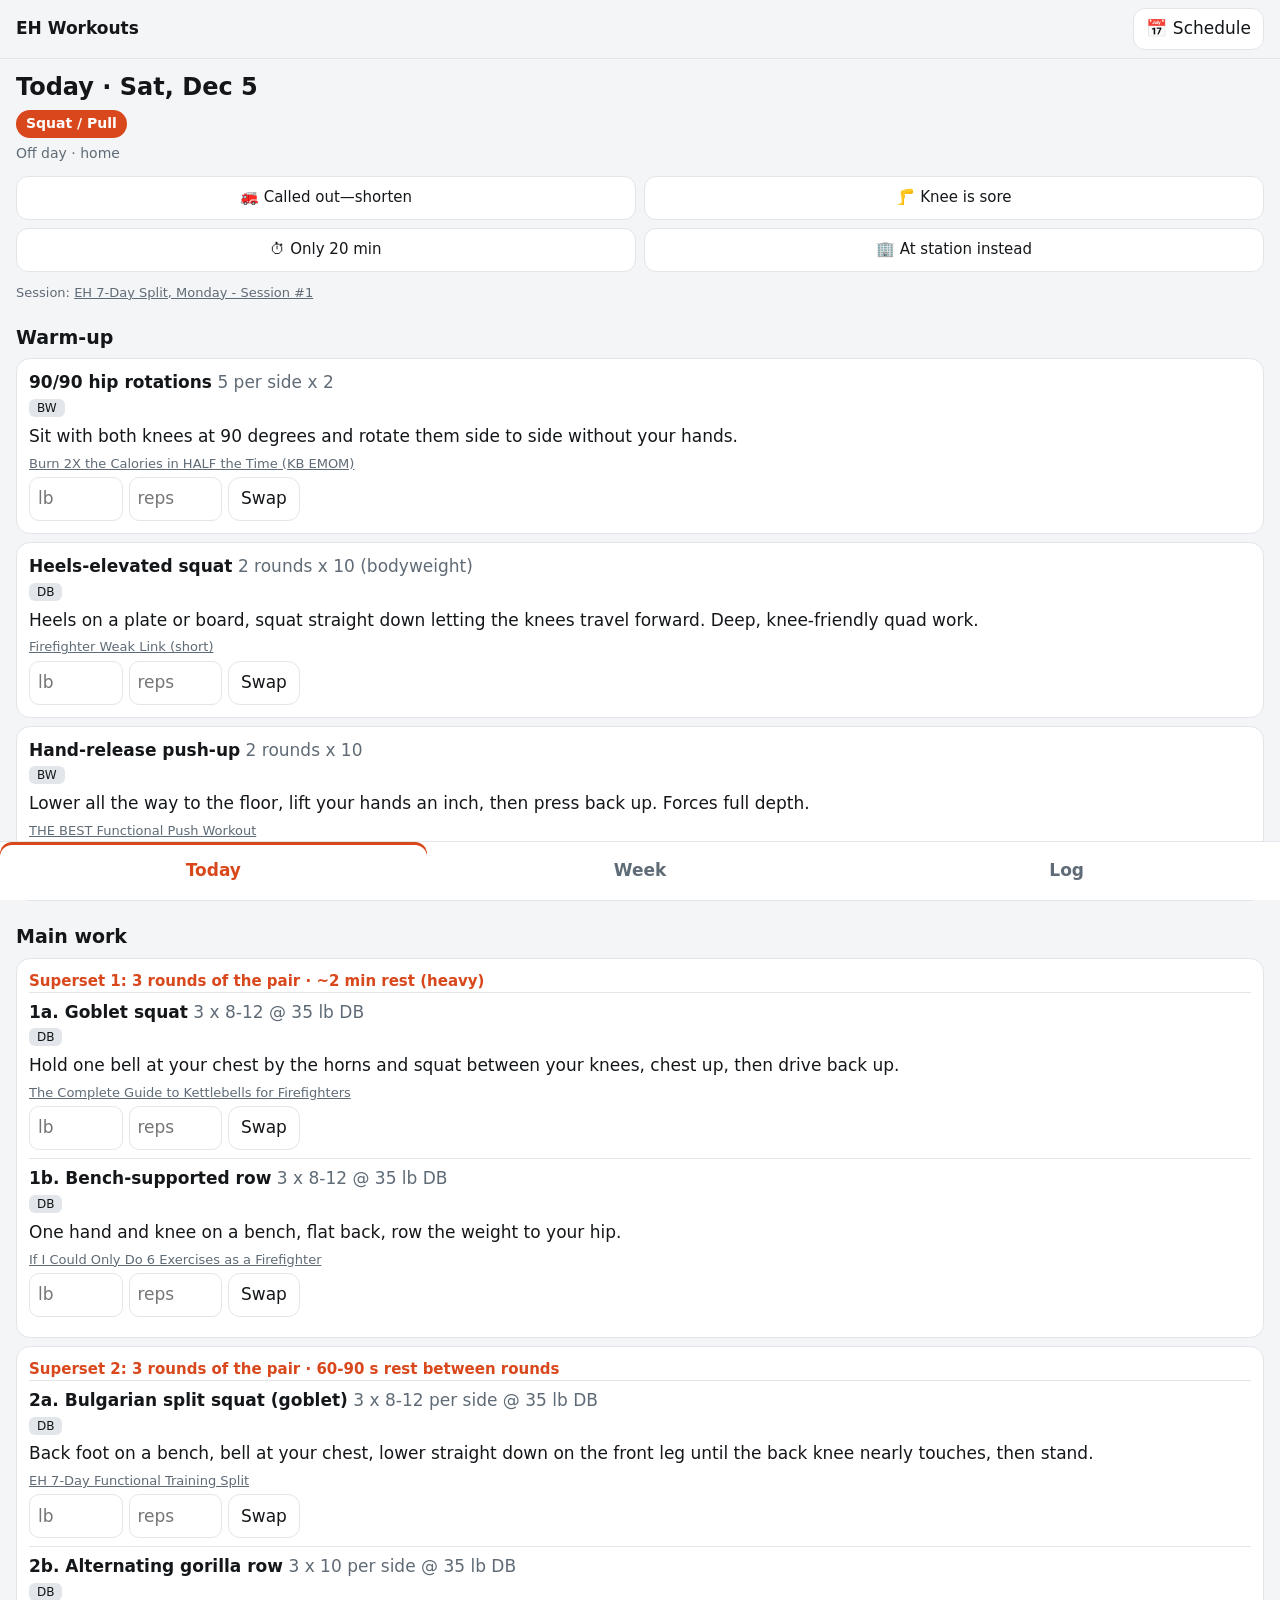
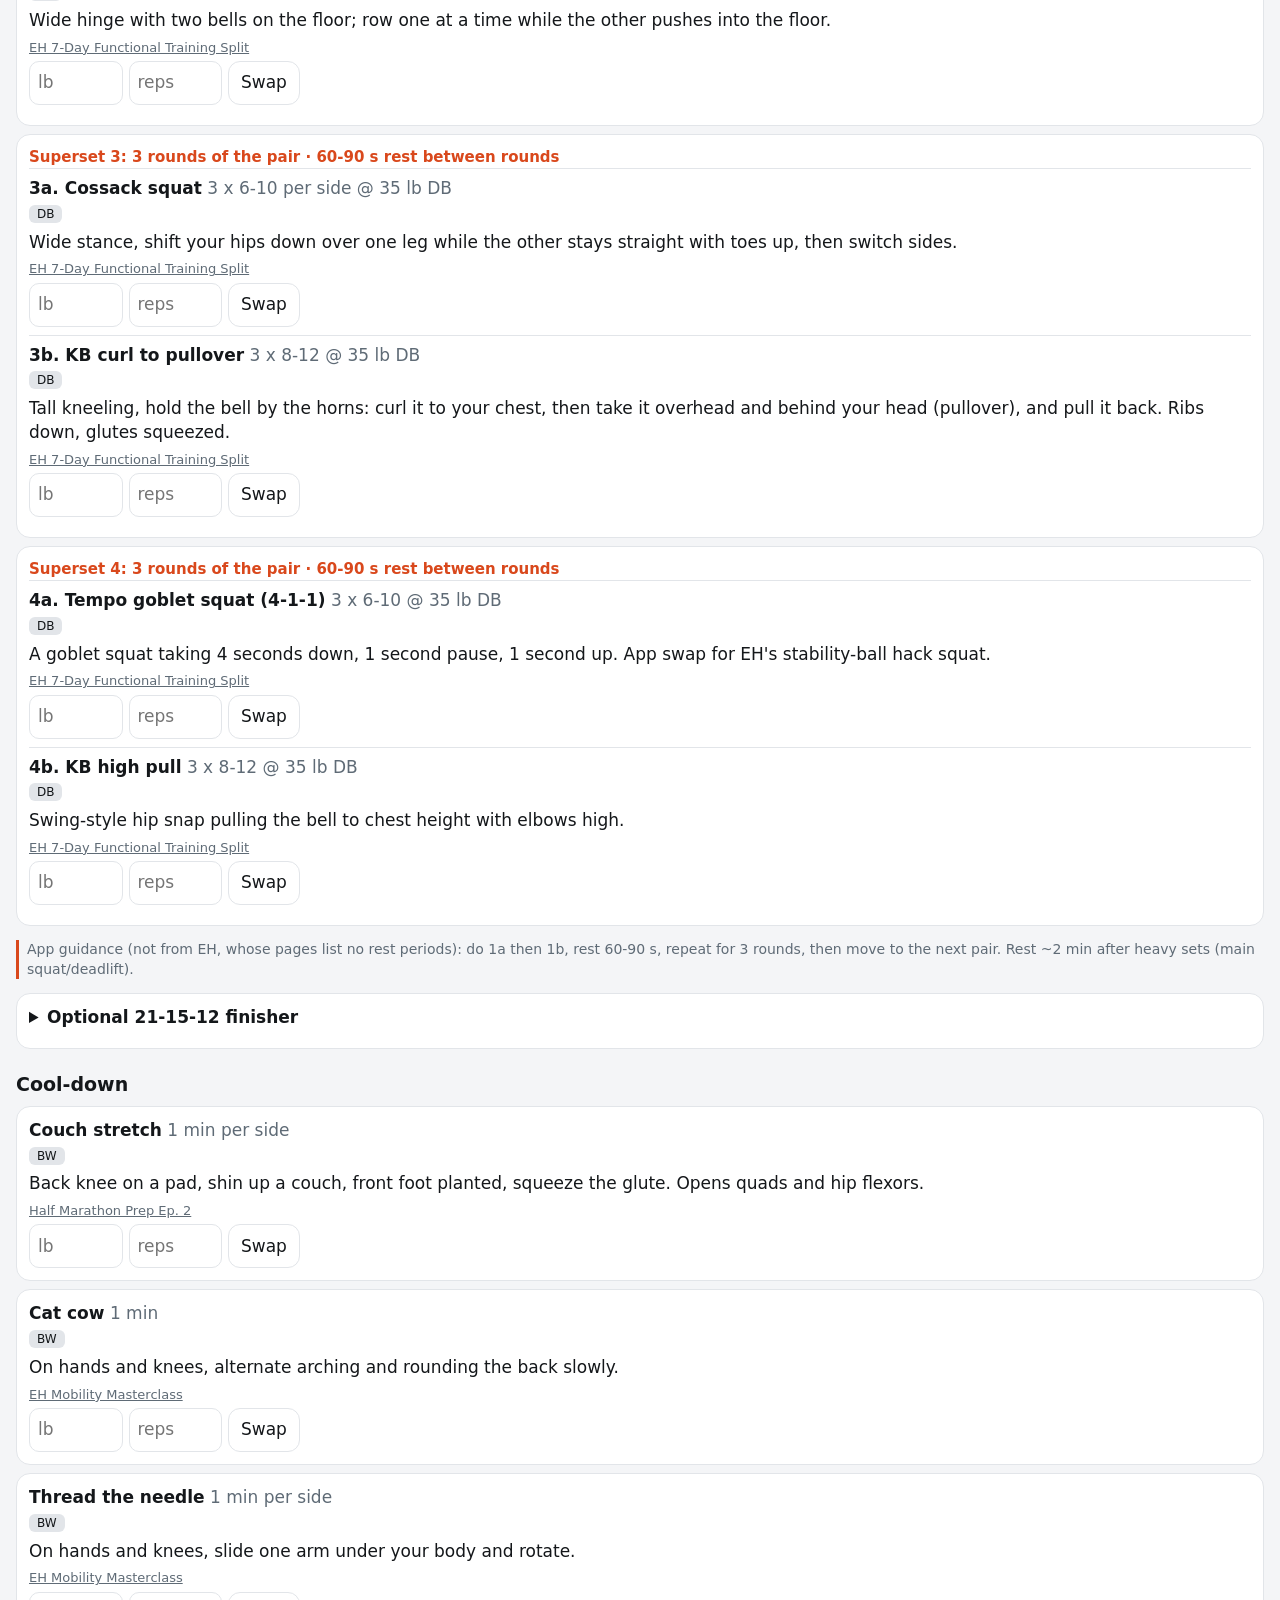
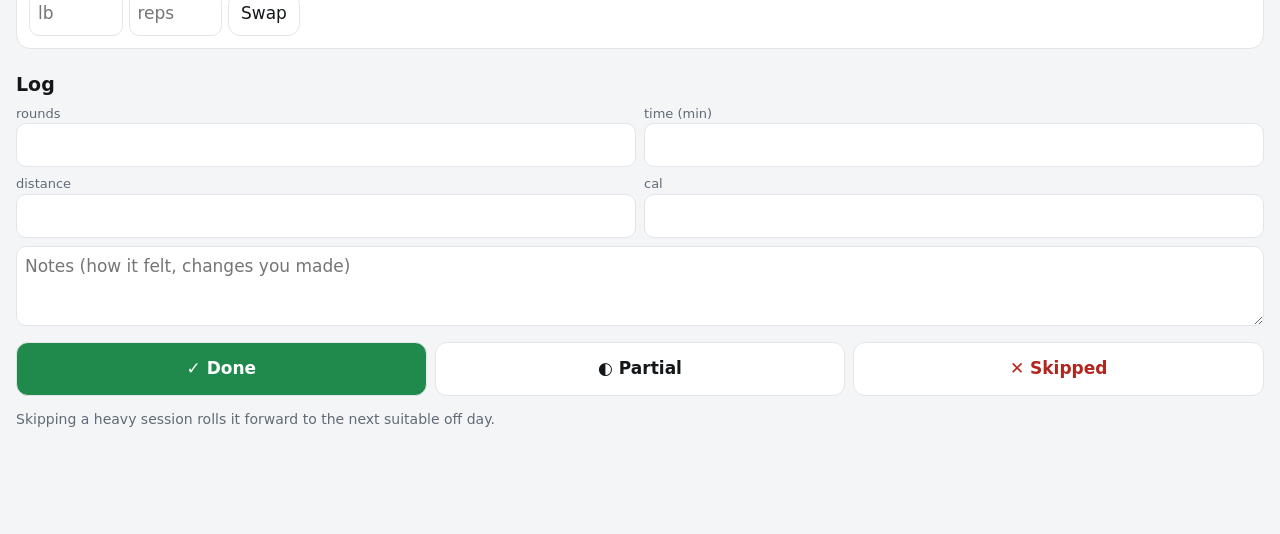
<file: index.html>
<!doctype html>
<html lang="en">
<head>
<meta charset="utf-8">
<meta name="viewport" content="width=device-width, initial-scale=1, viewport-fit=cover">
<title>EH Workouts</title>
<meta name="apple-mobile-web-app-capable" content="yes">
<meta name="mobile-web-app-capable" content="yes">
<meta name="apple-mobile-web-app-status-bar-style" content="black-translucent">
<meta name="apple-mobile-web-app-title" content="EH Workouts">
<meta name="theme-color" content="#111418">
<link rel="manifest" href="manifest.webmanifest">
<link rel="apple-touch-icon" href="icons/apple-touch-icon.png">
<link rel="icon" href="icons/icon-192.png">
<link rel="stylesheet" href="styles.css">
</head>
<body>
<div id="top"><b>EH Workouts</b><button data-v="schedule" class="gear" aria-label="Schedule">📅 Schedule</button></div>
<main id="main"><p>Loading…</p></main>
<nav><button data-v="today">Today</button><button data-v="week">Week</button><button data-v="log">Log</button></nav>
<dialog id="dlg"></dialog>
<div id="toast"></div>
<script src="planner.js"></script>
<script src="app.js"></script>
</body>
</html>
</file>
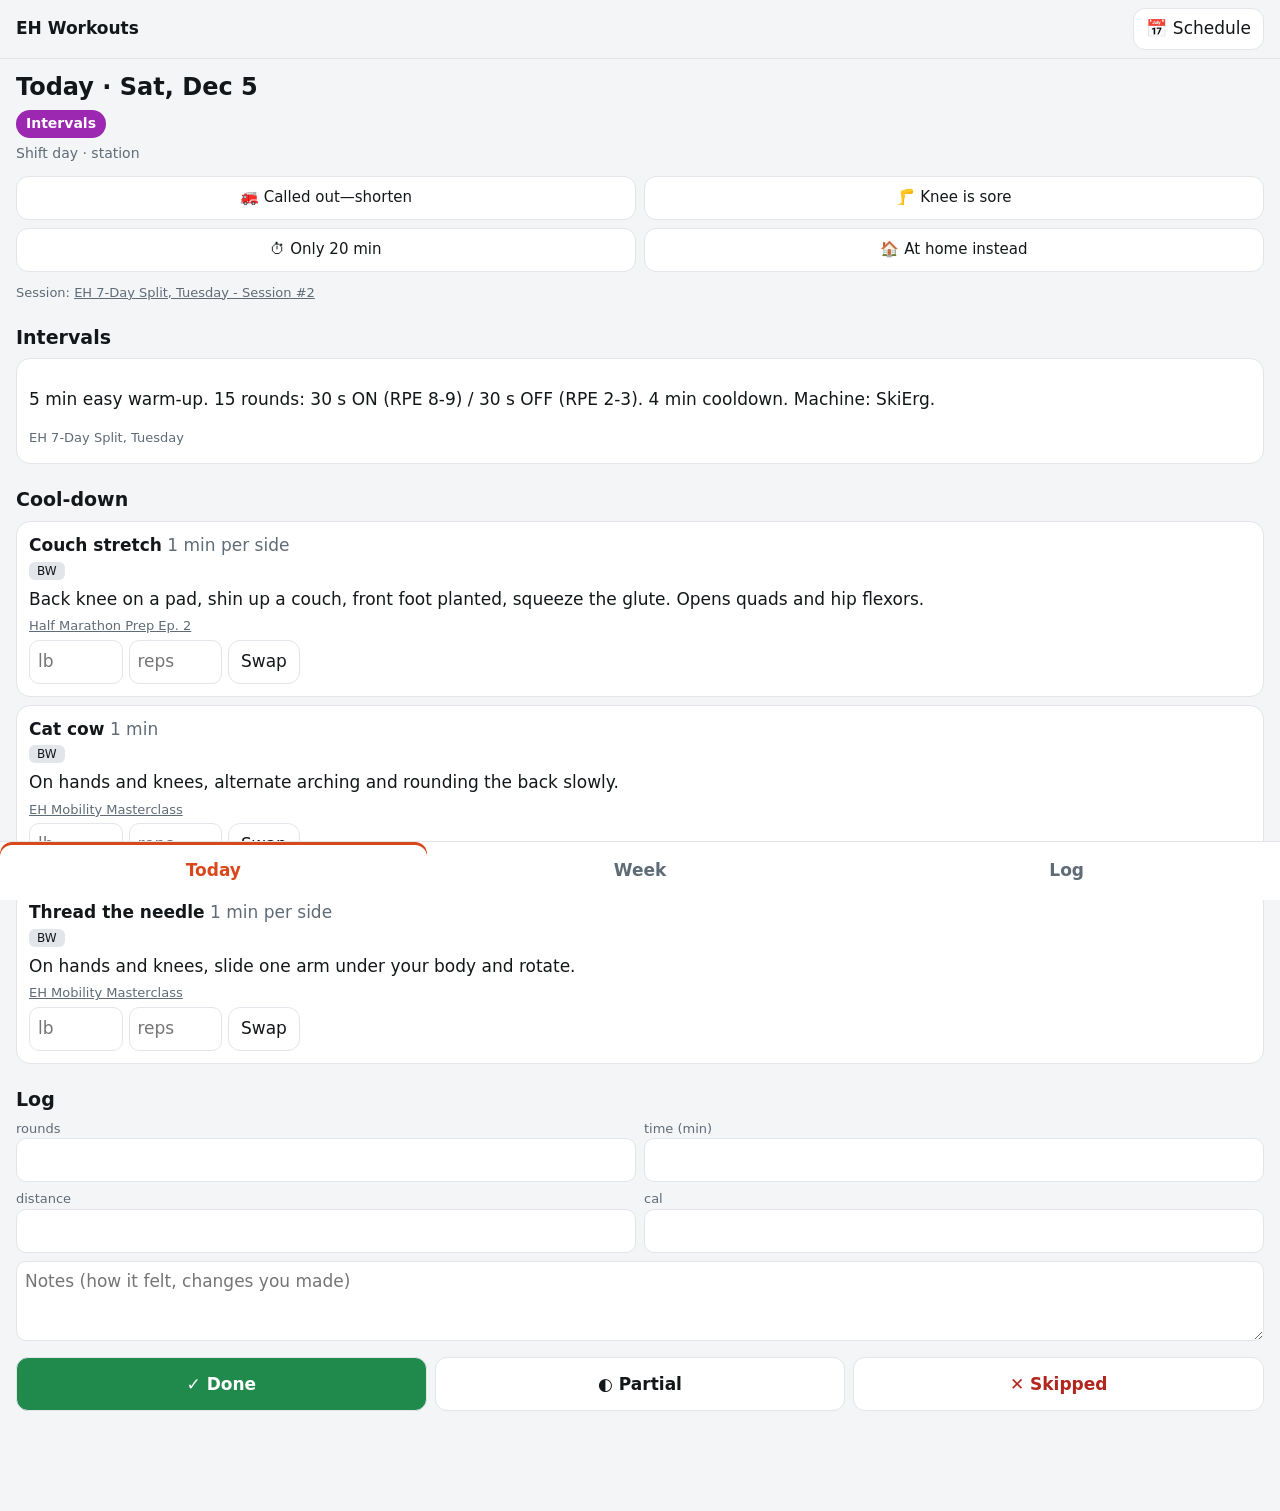
<file: tools/shot.html>
<!doctype html><script>localStorage.clear();const sh=[];for(let i=0;i<60;i+=3){const d=new Date(2026,9,12+i,12);sh.push(d.getFullYear()+'-'+String(d.getMonth()+1).padStart(2,'0')+'-'+String(d.getDate()).padStart(2,'0'));}
localStorage.setItem('ehWorkoutApp.v1',JSON.stringify({shifts:sh,syncMethod:'pattern',view:location.hash==='#sp'?'today':(location.hash.slice(1)||'today'),sel:location.hash==='#sp'?'2026-10-14':null}));location.replace('../index.html'+(location.hash==='#sp'?'':location.hash));</script>
</file>
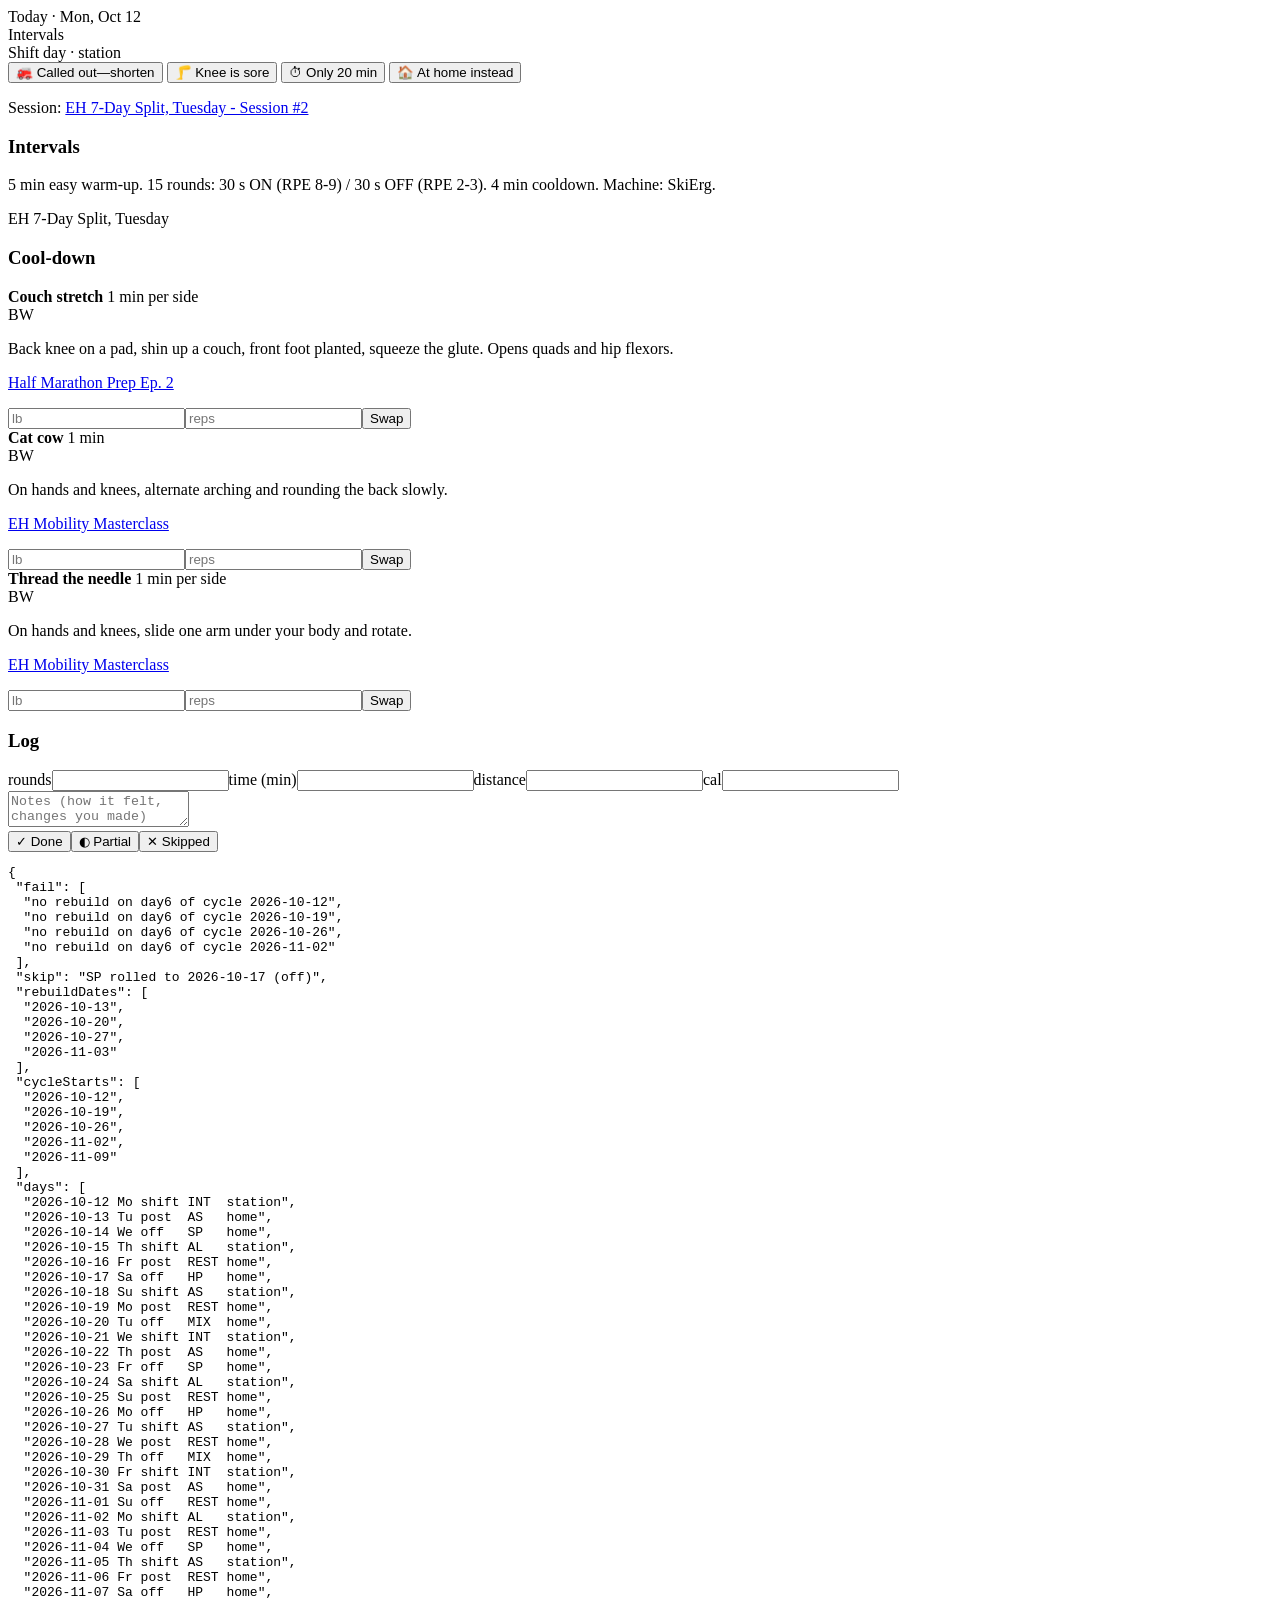
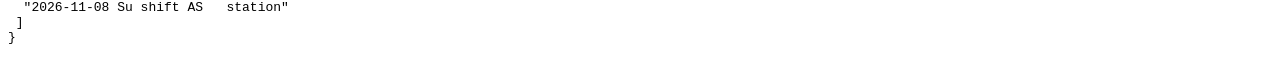
<file: tools/test.html>
<!doctype html><html><body><main id="main"></main><nav></nav><dialog id="dlg"></dialog><div id="toast"></div><pre id="out">RUNNING</pre>
<script>localStorage.clear();
const sh=[];for(let i=0;i<40;i+=3){const d=new Date(2026,9,12+i,12);sh.push(d.getFullYear()+'-'+String(d.getMonth()+1).padStart(2,'0')+'-'+String(d.getDate()).padStart(2,'0'));}
localStorage.setItem('ehWorkoutApp.v1',JSON.stringify({shifts:sh,syncMethod:'pattern'}));window.__TODAY__='2026-10-12';</script>
<script src="../planner.js"></script><script src="../app.js"></script>
<script>
setTimeout(()=>{const P=Planner,A=EHApp,R=[],F=[];const shifts=new Set(sh);let rebuilds=[];
 for(let i=0;i<28;i++){const t=P.addDays('2026-10-12',i);window.__TODAY__=t;const before=A.state.cycles.length;A.ensurePlan();if(A.state.cycles.length>before)rebuilds.push(t);}
 const days=A.state.cycles.flatMap(c=>c.days).filter(d=>d.date<'2026-11-09');
 for(const d of days){const w=A.workoutFor(d);const ty=P.dayType(d.date,shifts);
  if(P.SESSION[d.type].heavy&&ty!=='off')F.push('heavy on '+ty+' '+d.date);
  if(ty==='off'&&P.dow(d.date)===0&&d.type!=='REST')F.push('Sunday off not rest '+d.date);
  if(w.loc==='home'){const items=[].concat(w.warmup,...w.blocks.map(b=>b.items),w.cooldown,w.finisher?w.finisher.items:[]);for(const it of items)if(!P.HOME_EQ.includes(it.equip))F.push('home equip '+it.equip+' '+it.name+' '+d.date);if(w.conditioning&&/Treadmill|SkiErg|Rower|StairMaster/.test(w.conditioning.text))F.push('home machine '+d.date);}
  R.push(d.date+' '+['Su','Mo','Tu','We','Th','Fr','Sa'][P.dow(d.date)]+' '+ty.padEnd(5)+' '+d.type.padEnd(4)+' '+w.loc);}
 const starts=A.state.cycles.map(c=>c.start);
 for(const s of starts.slice(0,4)){const exp=P.addDays(s,5);if(!rebuilds.includes(exp))F.push('no rebuild on day6 of cycle '+s);}
 // skip test: skip SP on Oct 14 -> must reappear on next off day
 A.state.log['2026-10-14']={status:'skipped'};A.rebuildFrom('2026-10-15','SP');const nx=A.state.cycles.flatMap(c=>c.days).filter(d=>d.date>'2026-10-14'&&d.type==='SP')[0];const skipRes=nx?('SP rolled to '+nx.date+' ('+nx.dayType+')'):'SP not rescheduled';if(!nx||nx.dayType!=='off')F.push(skipRes);
 caches.keys().then(k=>{});
 document.getElementById('out').textContent=JSON.stringify({fail:F,skip:skipRes,rebuildDates:rebuilds,cycleStarts:starts,days:R},null,1);},800);
</script></body></html>
</file>
<file: styles.css>
:root{--bg:#f4f5f7;--card:#fff;--fg:#14171a;--mut:#5f6b76;--acc:#d9481c;--ok:#1f8a4c;--no:#b3261e;--line:#e2e5e9}
@media (prefers-color-scheme:dark){:root{--bg:#111418;--card:#1b2026;--fg:#eef1f4;--mut:#9aa6b2;--line:#2a3139}}
*{box-sizing:border-box}html,body{margin:0;background:var(--bg);color:var(--fg);font:17px/1.4 -apple-system,system-ui,sans-serif;-webkit-text-size-adjust:100%}
#top{position:sticky;top:0;z-index:5;display:flex;justify-content:space-between;align-items:center;padding:calc(env(safe-area-inset-top) + 8px) 16px 8px;background:var(--bg);border-bottom:1px solid var(--line)}
main{padding:12px 16px calc(90px + env(safe-area-inset-bottom))}
nav{position:fixed;bottom:0;left:0;right:0;display:flex;background:var(--card);border-top:1px solid var(--line);padding-bottom:env(safe-area-inset-bottom)}
nav button{flex:1;min-height:58px;border:0;background:none;color:var(--mut);font-size:17px;font-weight:600}nav button.on{color:var(--acc)}
button{font:inherit;color:var(--fg);background:var(--card);border:1px solid var(--line);border-radius:12px;min-height:44px;padding:8px 12px}
button.on{background:var(--acc);color:#fff;border-color:var(--acc)}button.big{min-height:54px;flex:1;font-weight:600}
button.ok{background:var(--ok);color:#fff}button.no{color:var(--no)}button.sm{min-height:40px;padding:4px 12px}
.gear{min-height:38px}h3{margin:22px 0 8px;font-size:19px}
.dayhead .date{font-size:24px;font-weight:700}.dt,.small{color:var(--mut);font-size:14px}
.badge{display:inline-block;margin:6px 0;padding:4px 10px;border-radius:999px;font-weight:600;font-size:14px;background:#888;color:#fff}
.t-SP,.t-HP,.t-MIX{background:var(--acc)}.t-INT{background:#9c27b0}.t-AS,.t-AL{background:#1e6fd9}.t-REST{background:#4b8b3b}
.toggles{display:grid;grid-template-columns:1fr 1fr;gap:8px;margin:12px 0}.toggles button{font-size:15px}
.move,.block{background:var(--card);border:1px solid var(--line);border-radius:14px;padding:12px;margin:8px 0}.block .move{border:0;padding:8px 0;margin:0;border-top:1px solid var(--line);border-radius:0}
.blab{font-weight:600;color:var(--acc);font-size:15px}.rx{color:var(--mut)}.explain{margin:6px 0}.src{font-size:13px;color:var(--mut);margin:4px 0}.src a{color:var(--mut)}
.eq{font-size:12px;padding:2px 8px;border-radius:6px;background:var(--line);margin-right:6px}.sw{background:#ffd54f;color:#000}
.mlog{display:flex;gap:6px}.mlog input{width:5.5em}
input,textarea{font:inherit;color:var(--fg);background:var(--card);border:1px solid var(--line);border-radius:10px;min-height:44px;padding:8px;width:100%}
textarea{min-height:80px;margin-top:8px}.loggrid{display:grid;grid-template-columns:1fr 1fr;gap:8px}.loggrid label{font-size:13px;color:var(--mut)}
.statusbtns,.row{display:flex;gap:8px;margin:10px 0;align-items:center;flex-wrap:wrap}
.note{font-size:14px;color:var(--mut);border-left:3px solid var(--acc);padding-left:8px}
.status{display:inline-block;font-weight:700;text-transform:uppercase;font-size:13px}.s-done{color:var(--ok)}.s-skipped{color:var(--no)}.s-partial{color:#e09b00}
.wday{display:block;width:100%;text-align:left;margin:6px 0}.wday.today{border:2px solid var(--acc)}
.dtag{font-size:12px;padding:1px 6px;border-radius:6px}.d-shift{background:#d9481c33}.d-post{background:#e09b0033}.d-off{background:#1f8a4c22}
.cal{display:grid;grid-template-columns:repeat(7,1fr);gap:4px}.ch{text-align:center;color:var(--mut);font-size:13px}.cd{min-height:46px;padding:0}.cd.d-shift{background:var(--acc);color:#fff}.cd.today{outline:2px solid var(--fg)}
.active{background:var(--card);border:1px solid var(--acc);border-radius:12px;padding:10px}
.filebtn{display:inline-flex;align-items:center;justify-content:center;border:1px solid var(--line);border-radius:12px;min-height:44px;padding:8px 12px;background:var(--card)}.filebtn input{display:none}
details{background:var(--card);border:1px solid var(--line);border-radius:14px;padding:12px;margin:12px 0}summary{font-weight:600;min-height:30px}
dialog{background:var(--card);color:var(--fg);border:0;border-radius:16px;width:92vw;max-height:80vh;padding:16px}.opt{display:block;width:100%;text-align:left;margin:6px 0}
pre{white-space:pre-wrap;font-size:13px;margin:6px 0 0}
#toast{position:fixed;left:50%;bottom:90px;transform:translateX(-50%);background:#000c;color:#fff;padding:10px 16px;border-radius:10px;opacity:0;transition:.3s;pointer-events:none;max-width:90vw}#toast.show{opacity:1}
nav button.on{background:none;color:var(--acc);border:0;box-shadow:inset 0 3px 0 var(--acc)}
</file>
